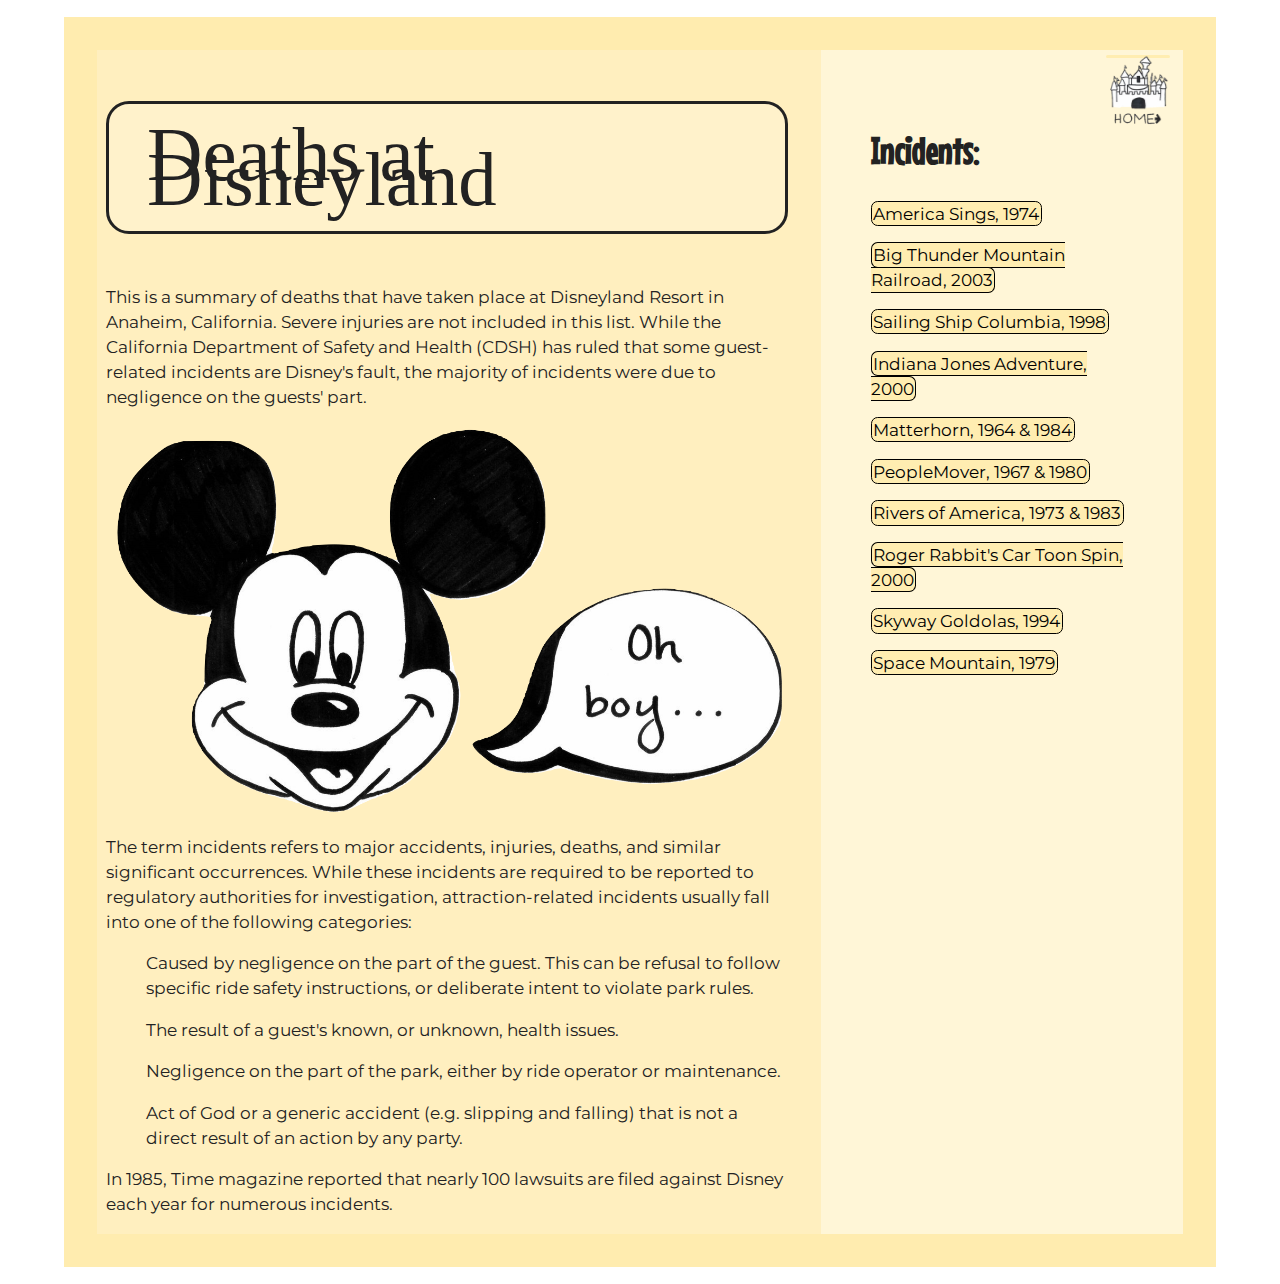
<file: index.html>
<!DOCTYPE html>
<html>
<head>

	<meta charset="utf-8">
	<meta http-equiv="X-UA-Compatible" content="IE=edge">
	<meta name="viewport" content="width=device-width, initial-scale=1">
	<title>Deaths of Disneyland</title>
	<meta name="description" content="">
	
	<!-- Enable responsive layouts; tell browsers not to shrink pages to fit small screens -->
	<meta name="viewport" content="width=device-width, initial-scale=1">

	<!-- Load styles -->
	<!-- For production, combine all of the stylesheets -->
	<link rel="stylesheet" href="css/sitewide.css">
	
	<!-- pull in webfonts -->
	<link href="https://fonts.googleapis.com/css?family=Source+Sans+Pro" rel="stylesheet">
	<link rel="stylesheet" media="screen" href="https://fontlibrary.org/face/waltograph" type="text/css"/>
	<link href="https://fonts.googleapis.com/css?family=Kavivanar" rel="stylesheet">
	<link href="https://fonts.googleapis.com/css?family=Montserrat" rel="stylesheet">
	<link href="https://fonts.googleapis.com/css?family=Mouse+Memoirs" rel="stylesheet">

</head>
<body>

	<!-- Page content goes inside the container -->
	<!-- In general, you should have only one container per page. -->
	<div class="container">

		<a class="home" href="index.html">
			<img class="home" src="img/home.png" alt="Go to Homepage" width=20%>
			</a>	


		<div class="main">

			<h1>Deaths at Disneyland</h1>

				<p>This is a summary of deaths that have taken place at Disneyland Resort in Anaheim, California. Severe injuries are not included in this list. While the California Department of Safety and Health (CDSH) has ruled that some guest-related incidents are Disney's fault, the majority of incidents were due to negligence on the guests' part.</p>

				<img class="doodle" src="img/ohboy.png" alt="Mickey Mouse Doodle" width="100%">

				<p>The term incidents refers to major accidents, injuries, deaths, and similar significant occurrences. While these incidents are required to be reported to regulatory authorities for investigation, attraction-related incidents usually fall into one of the following categories:</p>

					<ul>Caused by negligence on the part of the guest. This can be refusal to follow specific ride safety instructions, or deliberate intent to violate park rules.</ul>

					<ul>The result of a guest's known, or unknown, health issues.</ul>

					<ul>Negligence on the part of the park, either by ride operator or maintenance.</ul>

					<ul>Act of God or a generic accident (e.g. slipping and falling) that is not a direct result of an action by any party.</ul>


				<p>In 1985, Time magazine reported that nearly 100 lawsuits are filed against Disney each year for numerous incidents.</p>

		</div>

		<aside class="sidebar">

			

			<h3>Incidents:</h3>


			<p><a href="america_sings.html">America Sings, 1974</a></p>

			<p><a href="big_thunder.html">Big Thunder Mountain Railroad, 2003</a></p>

			<p><a href="columbia.html">Sailing Ship Columbia, 1998</a></p>

			<p><a href="indiana_jones.html">Indiana Jones Adventure, 2000</a></p>

			<p><a href="matterhorn.html">Matterhorn, 1964 & 1984</a></p>

			<p><a href="peoplemover.html">PeopleMover, 1967 & 1980</a></p>

			<p><a href="rivers_of_america.html">Rivers of America, 1973 & 1983</a></p>

			<p><a href="roger_rabbit.html">Roger Rabbit's Car Toon Spin, 2000</a></p>

			<p><a href="skyway.html">Skyway Goldolas, 1994</a></p>

			<p><a href="space_mountain.html">Space Mountain, 1979</a></p>

		</aside></div></body>





	</div><!-- end container -->
	
</body>
</html>
</file>
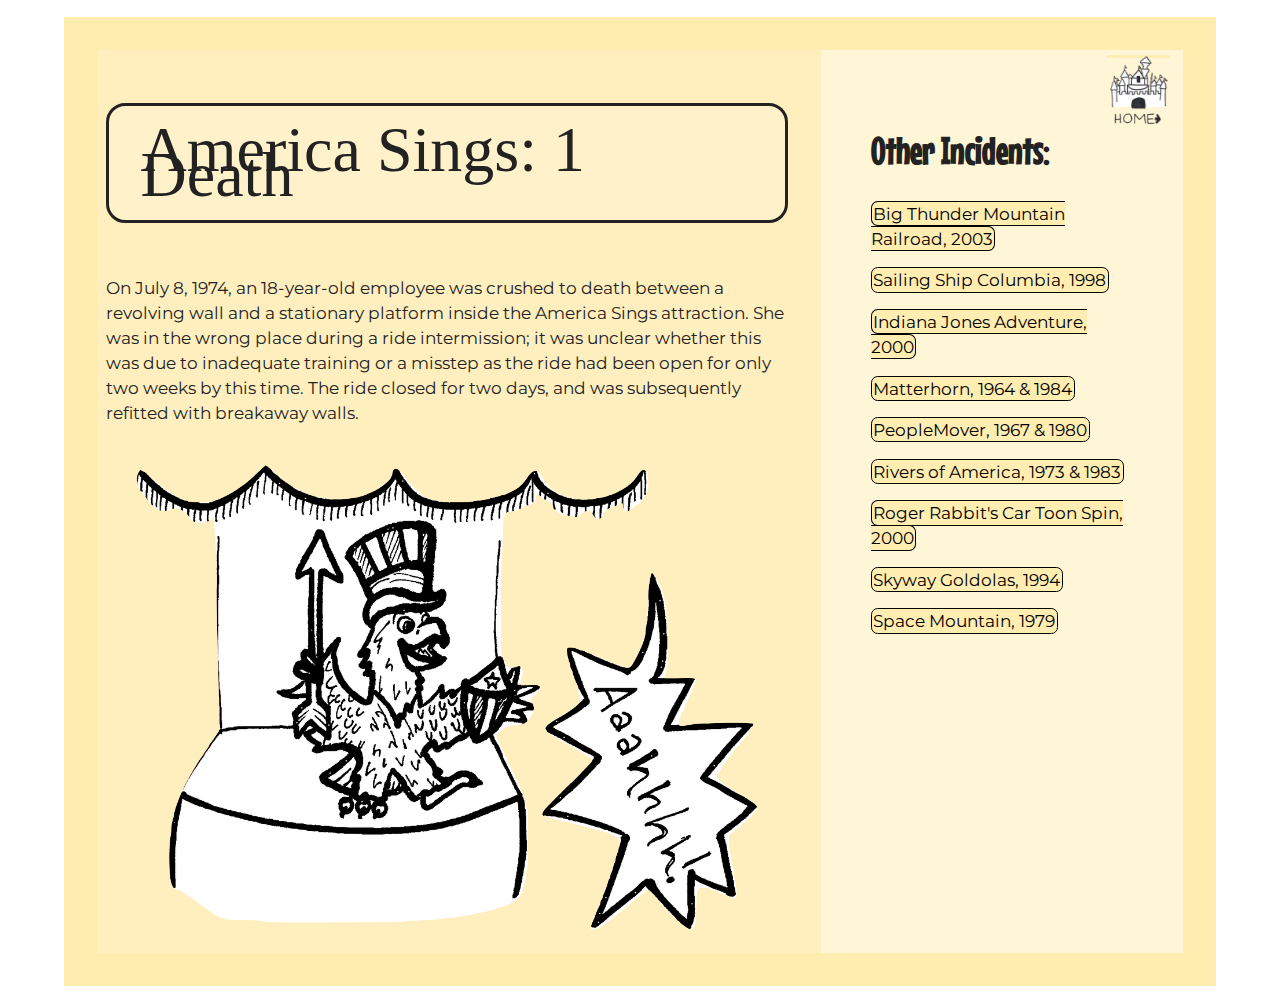
<file: america_sings.html>
<!DOCTYPE html>
<html>
<head>

	<meta charset="utf-8">
	<meta http-equiv="X-UA-Compatible" content="IE=edge">
	<meta name="viewport" content="width=device-width, initial-scale=1">
	<title>America Sings Deaths</title>
	<meta name="description" content="">
	
	<!-- Enable responsive layouts; tell browsers not to shrink pages to fit small screens -->
	<meta name="viewport" content="width=device-width, initial-scale=1">

	<!-- Load styles -->
	<!-- For production, combine all of the stylesheets -->
	<link rel="stylesheet" href="css/sitewide.css">
	
	<!-- pull in webfonts -->
	<link href="https://fonts.googleapis.com/css?family=Source+Sans+Pro" rel="stylesheet">
	<link rel="stylesheet" media="screen" href="https://fontlibrary.org/face/waltograph" type="text/css"/>
	<link href="https://fonts.googleapis.com/css?family=Kavivanar" rel="stylesheet">
	<link href="https://fonts.googleapis.com/css?family=Montserrat" rel="stylesheet">
	<link href="https://fonts.googleapis.com/css?family=Mouse+Memoirs" rel="stylesheet">
</head>
<body>

	<!-- Page content goes inside the container -->
	<!-- In general, you should have only one container per page. -->
	<div class="container">

		<a class="home" href="index.html">
			<img class="home" src="img/home.png" alt="Go to Homepage" width=20%>
			</a>	 

		<div class="main">
		<h2>America Sings: 1 Death</h2>

			
			<p>On July 8, 1974, an 18-year-old employee was crushed to death between a revolving wall and a stationary platform inside the America Sings attraction. She was in the wrong place during a ride intermission; it was unclear whether this was due to inadequate training or a misstep as the ride had been open for only two weeks by this time. The ride closed for two days, and was subsequently refitted with breakaway walls.</p>
			<img class="doodle" src="img/americasings.png" alt="America Sings Doodle" width="100%">
			</div>

		<aside class="sidebar">

			<h3>Other Incidents:</h3>


			<p><a href="big_thunder.html">Big Thunder Mountain Railroad, 2003</a></p>

			<p><a href="columbia.html">Sailing Ship Columbia, 1998</a></p>

			<p><a href="indiana_jones.html">Indiana Jones Adventure, 2000</a></p>

			<p><a href="matterhorn.html">Matterhorn, 1964 & 1984</a></p>

			<p><a href="peoplemover.html">PeopleMover, 1967 & 1980</a></p>

			<p><a href="rivers_of_america.html">Rivers of America, 1973 & 1983</a></p>

			<p><a href="roger_rabbit.html">Roger Rabbit's Car Toon Spin, 2000</a></p>

			<p><a href="skyway.html">Skyway Goldolas, 1994</a></p>

			<p><a href="space_mountain.html">Space Mountain, 1979</a></p>


	</div><!-- end container -->
	
</body>
</html>
</file>
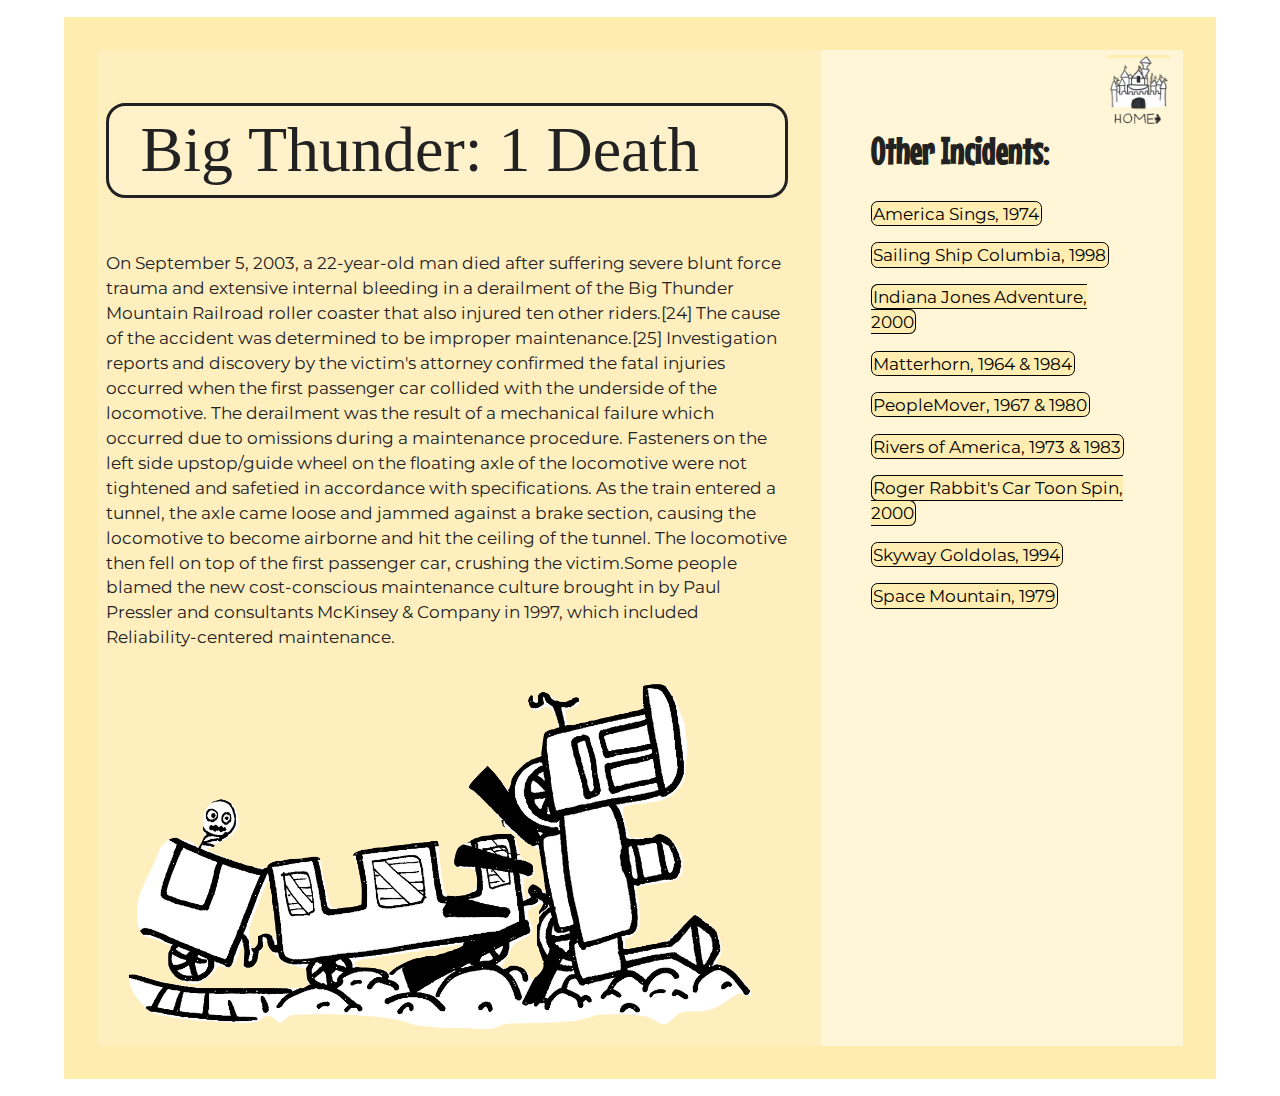
<file: big_thunder.html>
<!DOCTYPE html>
<html>
<head>

	<meta charset="utf-8">
	<meta http-equiv="X-UA-Compatible" content="IE=edge">
	<meta name="viewport" content="width=device-width, initial-scale=1">
	<title>Big Thunder Deaths</title>
	<meta name="description" content="">
	
	<!-- Enable responsive layouts; tell browsers not to shrink pages to fit small screens -->
	<meta name="viewport" content="width=device-width, initial-scale=1">

	<!-- Load styles -->
	<!-- For production, combine all of the stylesheets -->
	<link rel="stylesheet" href="css/sitewide.css">
	
	<!-- pull in webfonts -->
	<link href="https://fonts.googleapis.com/css?family=Source+Sans+Pro" rel="stylesheet">
	<link rel="stylesheet" media="screen" href="https://fontlibrary.org/face/waltograph" type="text/css"/>
	<link href="https://fonts.googleapis.com/css?family=Kavivanar" rel="stylesheet">
	<link href="https://fonts.googleapis.com/css?family=Montserrat" rel="stylesheet">
	<link href="https://fonts.googleapis.com/css?family=Mouse+Memoirs" rel="stylesheet">
</head>
<body>

	<!-- Page content goes inside the container -->
	<!-- In general, you should have only one container per page. -->
	<div class="container">

		<a class="home" href="index.html">
			<img class="home" src="img/home.png" alt="Go to Homepage" width=20%>
			</a>	

		<div class="main">
		<h2>Big Thunder: 1 Death</h2>

			
			<p>On September 5, 2003, a 22-year-old man died after suffering severe blunt force trauma and extensive internal bleeding in a derailment of the Big Thunder Mountain Railroad roller coaster that also injured ten other riders.[24] The cause of the accident was determined to be improper maintenance.[25] Investigation reports and discovery by the victim's attorney confirmed the fatal injuries occurred when the first passenger car collided with the underside of the locomotive. The derailment was the result of a mechanical failure which occurred due to omissions during a maintenance procedure. Fasteners on the left side upstop/guide wheel on the floating axle of the locomotive were not tightened and safetied in accordance with specifications. As the train entered a tunnel, the axle came loose and jammed against a brake section, causing the locomotive to become airborne and hit the ceiling of the tunnel. The locomotive then fell on top of the first passenger car, crushing the victim.Some people blamed the new cost-conscious maintenance culture brought in by Paul Pressler and consultants McKinsey & Company in 1997, which included Reliability-centered maintenance.</p>

			<img class="doodle" src="img/train.png" alt="Train Doodle" width="100%">
			</div>

		<aside class="sidebar">

			<h3>Other Incidents:</h3>

			<p><a href="america_sings.html">America Sings, 1974</a></p>


			<p><a href="columbia.html">Sailing Ship Columbia, 1998</a></p>

			<p><a href="indiana_jones.html">Indiana Jones Adventure, 2000</a></p>

			<p><a href="matterhorn.html">Matterhorn, 1964 & 1984</a></p>

			<p><a href="peoplemover.html">PeopleMover, 1967 & 1980</a></p>

			<p><a href="rivers_of_america.html">Rivers of America, 1973 & 1983</a></p>

			<p><a href="roger_rabbit.html">Roger Rabbit's Car Toon Spin, 2000</a></p>

			<p><a href="skyway.html">Skyway Goldolas, 1994</a></p>

			<p><a href="space_mountain.html">Space Mountain, 1979</a></p>


	</div><!-- end container -->
	
</body>
</html>
</file>
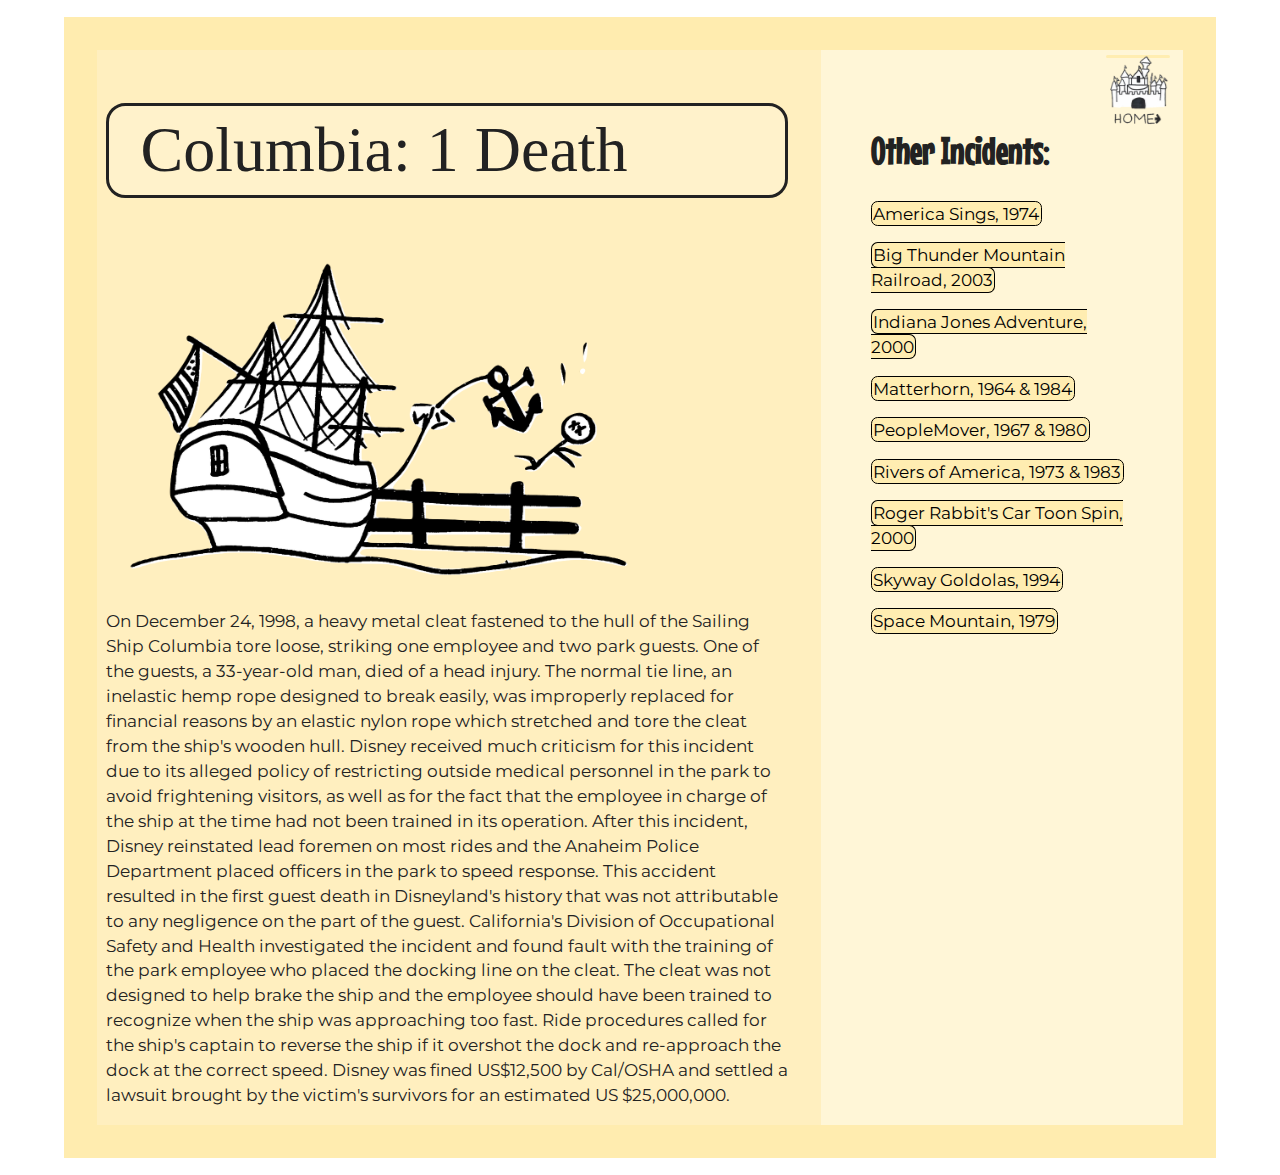
<file: columbia.html>
<!DOCTYPE html>
<html>
<head>

	<meta charset="utf-8">
	<meta http-equiv="X-UA-Compatible" content="IE=edge">
	<meta name="viewport" content="width=device-width, initial-scale=1">
	<title>Columbia Ship Deaths</title>
	<meta name="description" content="">
	
	<!-- Enable responsive layouts; tell browsers not to shrink pages to fit small screens -->
	<meta name="viewport" content="width=device-width, initial-scale=1">

	<!-- Load styles -->
	<!-- For production, combine all of the stylesheets -->
	<link rel="stylesheet" href="css/sitewide.css">
	
	<!-- pull in webfonts -->
	<link href="https://fonts.googleapis.com/css?family=Source+Sans+Pro" rel="stylesheet">
	<link rel="stylesheet" media="screen" href="https://fontlibrary.org/face/waltograph" type="text/css"/>
	<link href="https://fonts.googleapis.com/css?family=Kavivanar" rel="stylesheet">
	<link href="https://fonts.googleapis.com/css?family=Montserrat" rel="stylesheet">
	<link href="https://fonts.googleapis.com/css?family=Mouse+Memoirs" rel="stylesheet">
</head>
<body>

	<!-- Page content goes inside the container -->
	<!-- In general, you should have only one container per page. -->
	<div class="container">

		<a class="home" href="index.html">
			<img class="home" src="img/home.png" alt="Go to Homepage" width=20%>
			</a>	
		
		<div class="main">
		<h2>Columbia: 1 Death</h2>

			<img class="doodle" src="img/ship.png" alt="Ship Doodle" width="80%">
			
			<p>On December 24, 1998, a heavy metal cleat fastened to the hull of the Sailing Ship Columbia tore loose, striking one employee and two park guests. One of the guests, a 33-year-old man, died of a head injury. The normal tie line, an inelastic hemp rope designed to break easily, was improperly replaced for financial reasons by an elastic nylon rope which stretched and tore the cleat from the ship's wooden hull. Disney received much criticism for this incident due to its alleged policy of restricting outside medical personnel in the park to avoid frightening visitors, as well as for the fact that the employee in charge of the ship at the time had not been trained in its operation. After this incident, Disney reinstated lead foremen on most rides and the Anaheim Police Department placed officers in the park to speed response. This accident resulted in the first guest death in Disneyland's history that was not attributable to any negligence on the part of the guest. California's Division of Occupational Safety and Health investigated the incident and found fault with the training of the park employee who placed the docking line on the cleat. The cleat was not designed to help brake the ship and the employee should have been trained to recognize when the ship was approaching too fast. Ride procedures called for the ship's captain to reverse the ship if it overshot the dock and re-approach the dock at the correct speed. Disney was fined US$12,500 by Cal/OSHA and settled a lawsuit brought by the victim's survivors for an estimated US $25,000,000.</p>

			

			</div>

		<aside class="sidebar">

			<h3>Other Incidents:</h3>

			<p><a href="america_sings.html">America Sings, 1974</a></p>
			
			<p><a href="big_thunder.html">Big Thunder Mountain Railroad, 2003</a></p>

			<p><a href="indiana_jones.html">Indiana Jones Adventure, 2000</a></p>

			<p><a href="matterhorn.html">Matterhorn, 1964 & 1984</a></p>

			<p><a href="peoplemover.html">PeopleMover, 1967 & 1980</a></p>

			<p><a href="rivers_of_america.html">Rivers of America, 1973 & 1983</a></p>

			<p><a href="roger_rabbit.html">Roger Rabbit's Car Toon Spin, 2000</a></p>

			<p><a href="skyway.html">Skyway Goldolas, 1994</a></p>

			<p><a href="space_mountain.html">Space Mountain, 1979</a></p>


	</div><!-- end container -->
	
</body>
</html>
</file>
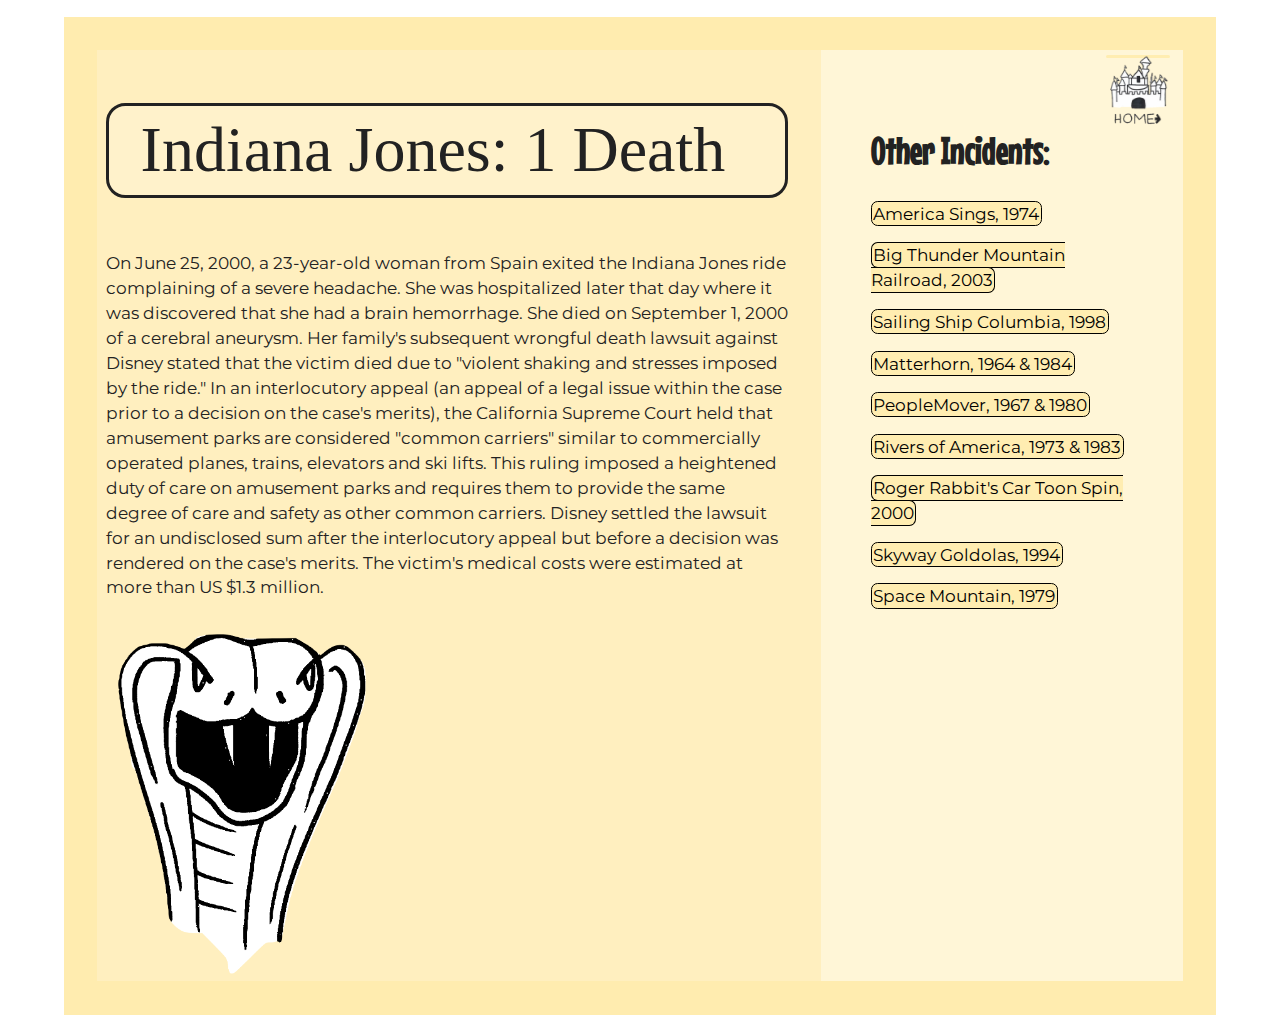
<file: indiana_jones.html>
<!DOCTYPE html>
<html>
<head>

	<meta charset="utf-8">
	<meta http-equiv="X-UA-Compatible" content="IE=edge">
	<meta name="viewport" content="width=device-width, initial-scale=1">
	<title>Indiana Jones Deaths</title>
	<meta name="description" content="">
	
	<!-- Enable responsive layouts; tell browsers not to shrink pages to fit small screens -->
	<meta name="viewport" content="width=device-width, initial-scale=1">

	<!-- Load styles -->
	<!-- For production, combine all of the stylesheets -->
	<link rel="stylesheet" href="css/sitewide.css">
	
	<!-- pull in webfonts -->
	<link href="https://fonts.googleapis.com/css?family=Source+Sans+Pro" rel="stylesheet">
	<link rel="stylesheet" media="screen" href="https://fontlibrary.org/face/waltograph" type="text/css"/>
	<link href="https://fonts.googleapis.com/css?family=Kavivanar" rel="stylesheet">
	<link href="https://fonts.googleapis.com/css?family=Montserrat" rel="stylesheet">
	<link href="https://fonts.googleapis.com/css?family=Mouse+Memoirs" rel="stylesheet">
</head>
<body>

	<!-- Page content goes inside the container -->
	<!-- In general, you should have only one container per page. -->
	<div class="container">

		<a class="home" href="index.html">
			<img class="home" src="img/home.png" alt="Go to Homepage" width=20%>
			</a>	

		<div class="main">
		<h2>Indiana Jones: 1 Death</h2>

			
			<p>On June 25, 2000, a 23-year-old woman from Spain exited the Indiana Jones ride complaining of a severe headache. She was hospitalized later that day where it was discovered that she had a brain hemorrhage. She died on September 1, 2000 of a cerebral aneurysm. Her family's subsequent wrongful death lawsuit against Disney stated that the victim died due to "violent shaking and stresses imposed by the ride." In an interlocutory appeal (an appeal of a legal issue within the case prior to a decision on the case's merits), the California Supreme Court held that amusement parks are considered "common carriers" similar to commercially operated planes, trains, elevators and ski lifts. This ruling imposed a heightened duty of care on amusement parks and requires them to provide the same degree of care and safety as other common carriers. Disney settled the lawsuit for an undisclosed sum after the interlocutory appeal but before a decision was rendered on the case's merits. The victim's medical costs were estimated at more than US $1.3 million.</p>

			<img class="doodle" src="img/cobra.png" alt="Snake Doodle" width="40%">
			</div>

		<aside class="sidebar">

			<h3>Other Incidents:</h3>

			<p><a href="america_sings.html">America Sings, 1974</a></p>
			
			<p><a href="big_thunder.html">Big Thunder Mountain Railroad, 2003</a></p>

			<p><a href="columbia.html">Sailing Ship Columbia, 1998</a></p>

			<p><a href="matterhorn.html">Matterhorn, 1964 & 1984</a></p>

			<p><a href="peoplemover.html">PeopleMover, 1967 & 1980</a></p>

			<p><a href="rivers_of_america.html">Rivers of America, 1973 & 1983</a></p>

			<p><a href="roger_rabbit.html">Roger Rabbit's Car Toon Spin, 2000</a></p>

			<p><a href="skyway.html">Skyway Goldolas, 1994</a></p>

			<p><a href="space_mountain.html">Space Mountain, 1979</a></p>


	</div><!-- end container -->
	
</body>
</html>
</file>
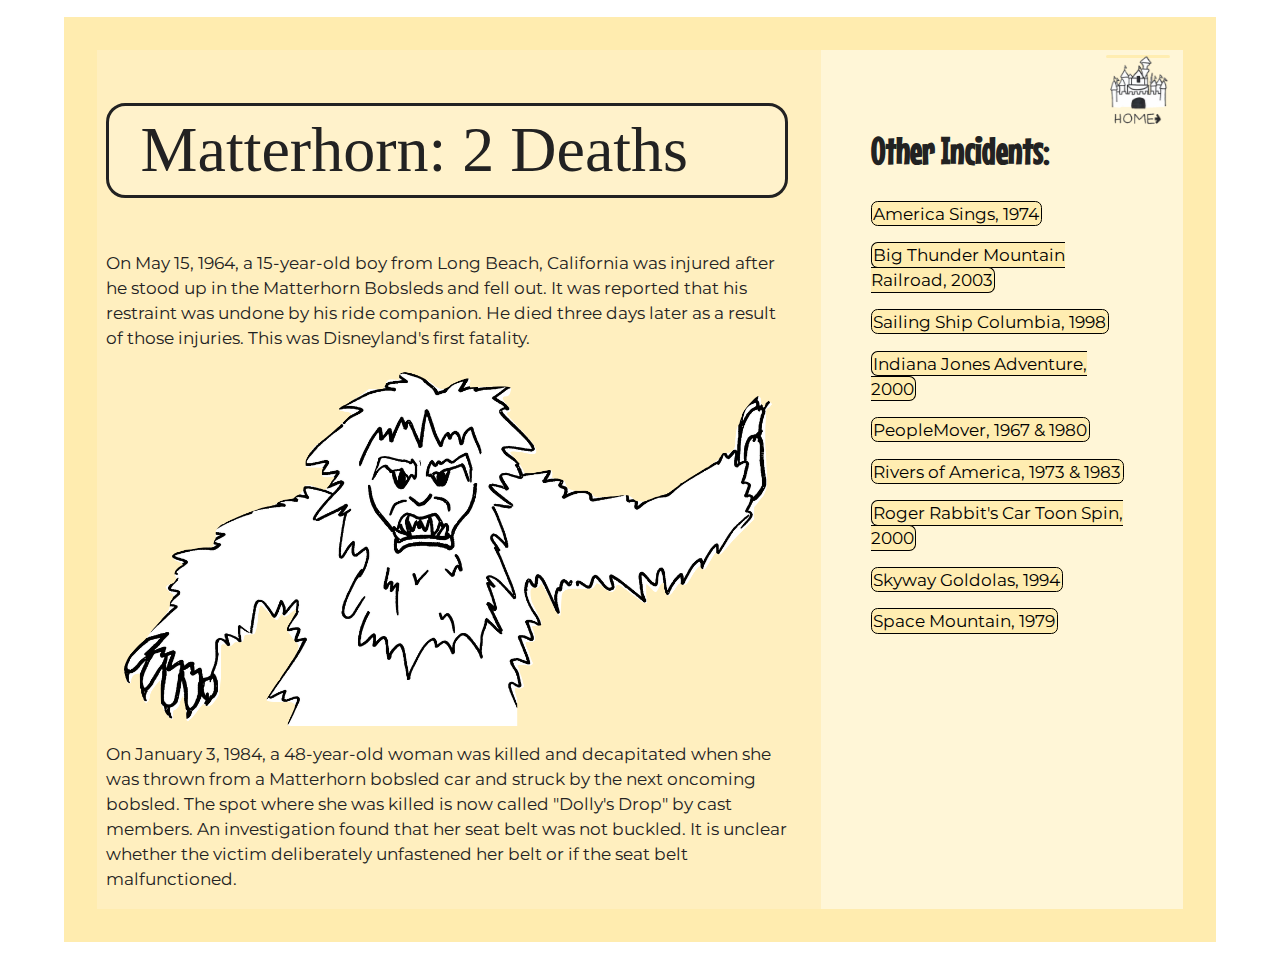
<file: matterhorn.html>
<!DOCTYPE html>
<html>
<head>

	<meta charset="utf-8">
	<meta http-equiv="X-UA-Compatible" content="IE=edge">
	<meta name="viewport" content="width=device-width, initial-scale=1">
	<title>Matterhorn Deaths</title>
	<meta name="description" content="">
	
	<!-- Enable responsive layouts; tell browsers not to shrink pages to fit small screens -->
	<meta name="viewport" content="width=device-width, initial-scale=1">

	<!-- Load styles -->
	<!-- For production, combine all of the stylesheets -->
	<link rel="stylesheet" href="css/sitewide.css">
	
	<!-- pull in webfonts -->
	<link href="https://fonts.googleapis.com/css?family=Source+Sans+Pro" rel="stylesheet">
	<link rel="stylesheet" media="screen" href="https://fontlibrary.org/face/waltograph" type="text/css"/>
	<link href="https://fonts.googleapis.com/css?family=Kavivanar" rel="stylesheet">
	<link href="https://fonts.googleapis.com/css?family=Montserrat" rel="stylesheet">
	<link href="https://fonts.googleapis.com/css?family=Mouse+Memoirs" rel="stylesheet">
</head>
<body>

	<!-- Page content goes inside the container -->
	<!-- In general, you should have only one container per page. -->
	<div class="container">

		<a class="home" href="index.html">
			<img class="home" src="img/home.png" alt="Go to Homepage" width=20%>
			</a>	

		<div class="main">
		<h2>Matterhorn: 2 Deaths</h2>

			
			<p>On May 15, 1964, a 15-year-old boy from Long Beach, California was injured after he stood up in the Matterhorn Bobsleds and fell out. It was reported that his restraint was undone by his ride companion. He died three days later as a result of those injuries. This was Disneyland's first fatality.</p>
			<img class="doodle" src="img/yeti.png" alt="Yeti Doodle" width="110%">
			<p>On January 3, 1984, a 48-year-old woman was killed and decapitated when she was thrown from a Matterhorn bobsled car and struck by the next oncoming bobsled. The spot where she was killed is now called "Dolly's Drop" by cast members. An investigation found that her seat belt was not buckled. It is unclear whether the victim deliberately unfastened her belt or if the seat belt malfunctioned.</p>
			</div>

		<aside class="sidebar">

			<h3>Other Incidents:</h3>

			<p><a href="america_sings.html">America Sings, 1974</a></p>
			
			<p><a href="big_thunder.html">Big Thunder Mountain Railroad, 2003</a></p>

			<p><a href="columbia.html">Sailing Ship Columbia, 1998</a></p>

			<p><a href="indiana_jones.html">Indiana Jones Adventure, 2000</a></p>

			<p><a href="peoplemover.html">PeopleMover, 1967 & 1980</a></p>

			<p><a href="rivers_of_america.html">Rivers of America, 1973 & 1983</a></p>

			<p><a href="roger_rabbit.html">Roger Rabbit's Car Toon Spin, 2000</a></p>

			<p><a href="skyway.html">Skyway Goldolas, 1994</a></p>

			<p><a href="space_mountain.html">Space Mountain, 1979</a></p>


	</div><!-- end container -->
	
</body>
</html>
</file>
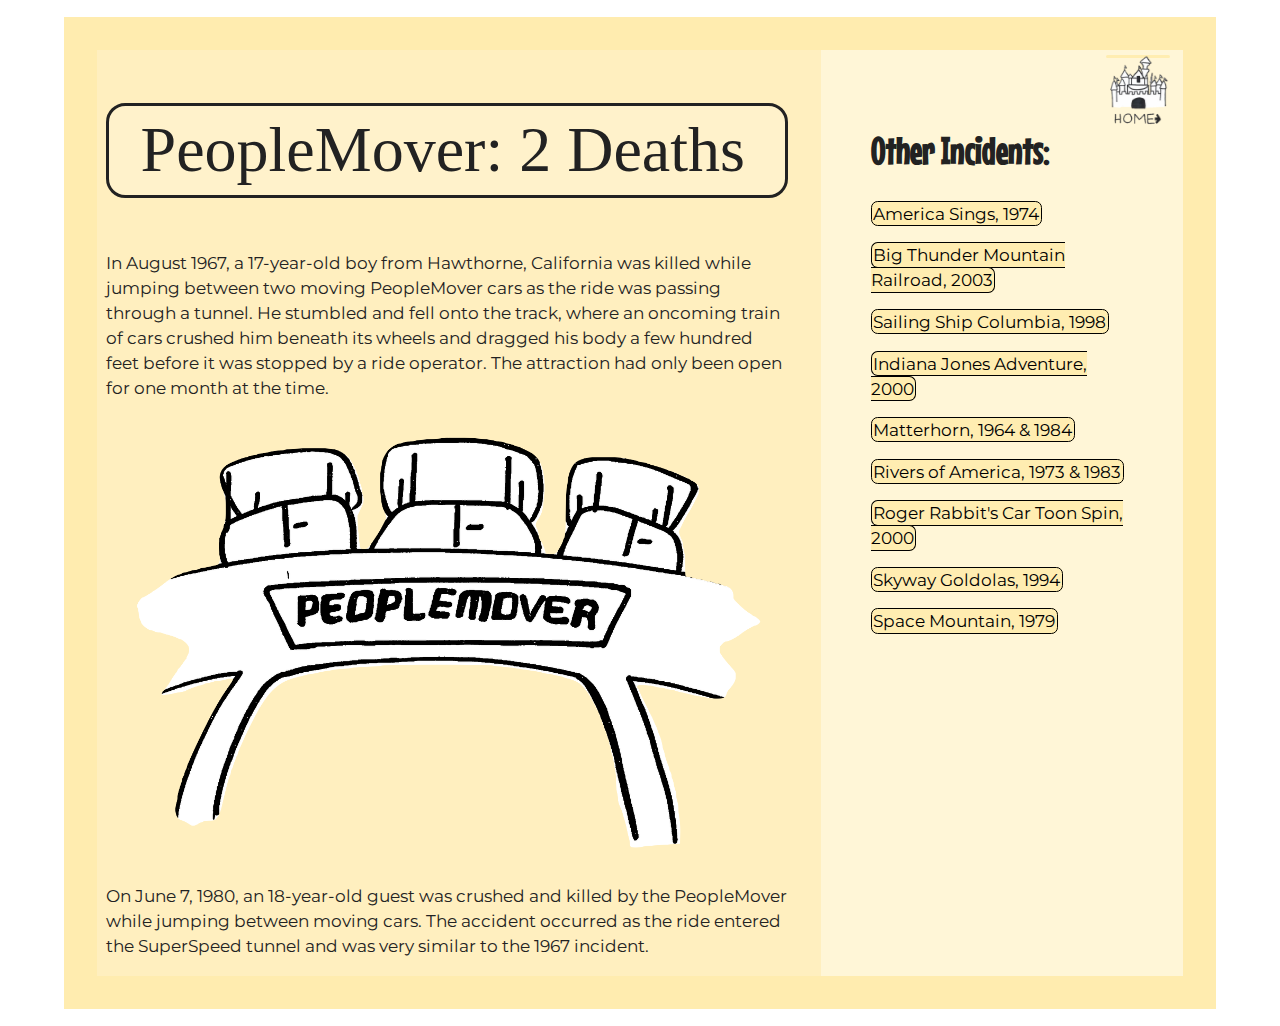
<file: peoplemover.html>
<!DOCTYPE html>
<html>
<head>

	<meta charset="utf-8">
	<meta http-equiv="X-UA-Compatible" content="IE=edge">
	<meta name="viewport" content="width=device-width, initial-scale=1">
	<title>PeopleMover Deaths</title>
	<meta name="description" content="">
	
	<!-- Enable responsive layouts; tell browsers not to shrink pages to fit small screens -->
	<meta name="viewport" content="width=device-width, initial-scale=1">

	<!-- Load styles -->
	<!-- For production, combine all of the stylesheets -->
	<link rel="stylesheet" href="css/sitewide.css">
	
	<!-- pull in webfonts -->
	<link href="https://fonts.googleapis.com/css?family=Source+Sans+Pro" rel="stylesheet">
	<link rel="stylesheet" media="screen" href="https://fontlibrary.org/face/waltograph" type="text/css"/>
	<link href="https://fonts.googleapis.com/css?family=Kavivanar" rel="stylesheet">
	<link href="https://fonts.googleapis.com/css?family=Montserrat" rel="stylesheet">
	<link href="https://fonts.googleapis.com/css?family=Mouse+Memoirs" rel="stylesheet">
</head>
<body>

	<!-- Page content goes inside the container -->
	<!-- In general, you should have only one container per page. -->
	<div class="container">

		<a class="home" href="index.html">
			<img class="home" src="img/home.png" alt="Go to Homepage" width=20%>
			</a>	
			
		<div class="main">
		<h2>PeopleMover: 2 Deaths</h2>

			
			<p>In August 1967, a 17-year-old boy from Hawthorne, California was killed while jumping between two moving PeopleMover cars as the ride was passing through a tunnel. He stumbled and fell onto the track, where an oncoming train of cars crushed him beneath its wheels and dragged his body a few hundred feet before it was stopped by a ride operator. The attraction had only been open for one month at the time.</p>
			<img class="doodle" src="img/peoplemover.png" alt="PeopleMover Doodle">
			<p>On June 7, 1980, an 18-year-old guest was crushed and killed by the PeopleMover while jumping between moving cars. The accident occurred as the ride entered the SuperSpeed tunnel and was very similar to the 1967 incident.</p>

			

			</div>

		<aside class="sidebar">

			<h3>Other Incidents:</h3>

			<p><a href="america_sings.html">America Sings, 1974</a></p>
			
			<p><a href="big_thunder.html">Big Thunder Mountain Railroad, 2003</a></p>

			<p><a href="columbia.html">Sailing Ship Columbia, 1998</a></p>

			<p><a href="indiana_jones.html">Indiana Jones Adventure, 2000</a></p>

			<p><a href="matterhorn.html">Matterhorn, 1964 & 1984</a></p>

			<p><a href="rivers_of_america.html">Rivers of America, 1973 & 1983</a></p>

			<p><a href="roger_rabbit.html">Roger Rabbit's Car Toon Spin, 2000</a></p>

			<p><a href="skyway.html">Skyway Goldolas, 1994</a></p>

			<p><a href="space_mountain.html">Space Mountain, 1979</a></p>


	</div><!-- end container -->
	
</body>
</html>
</file>
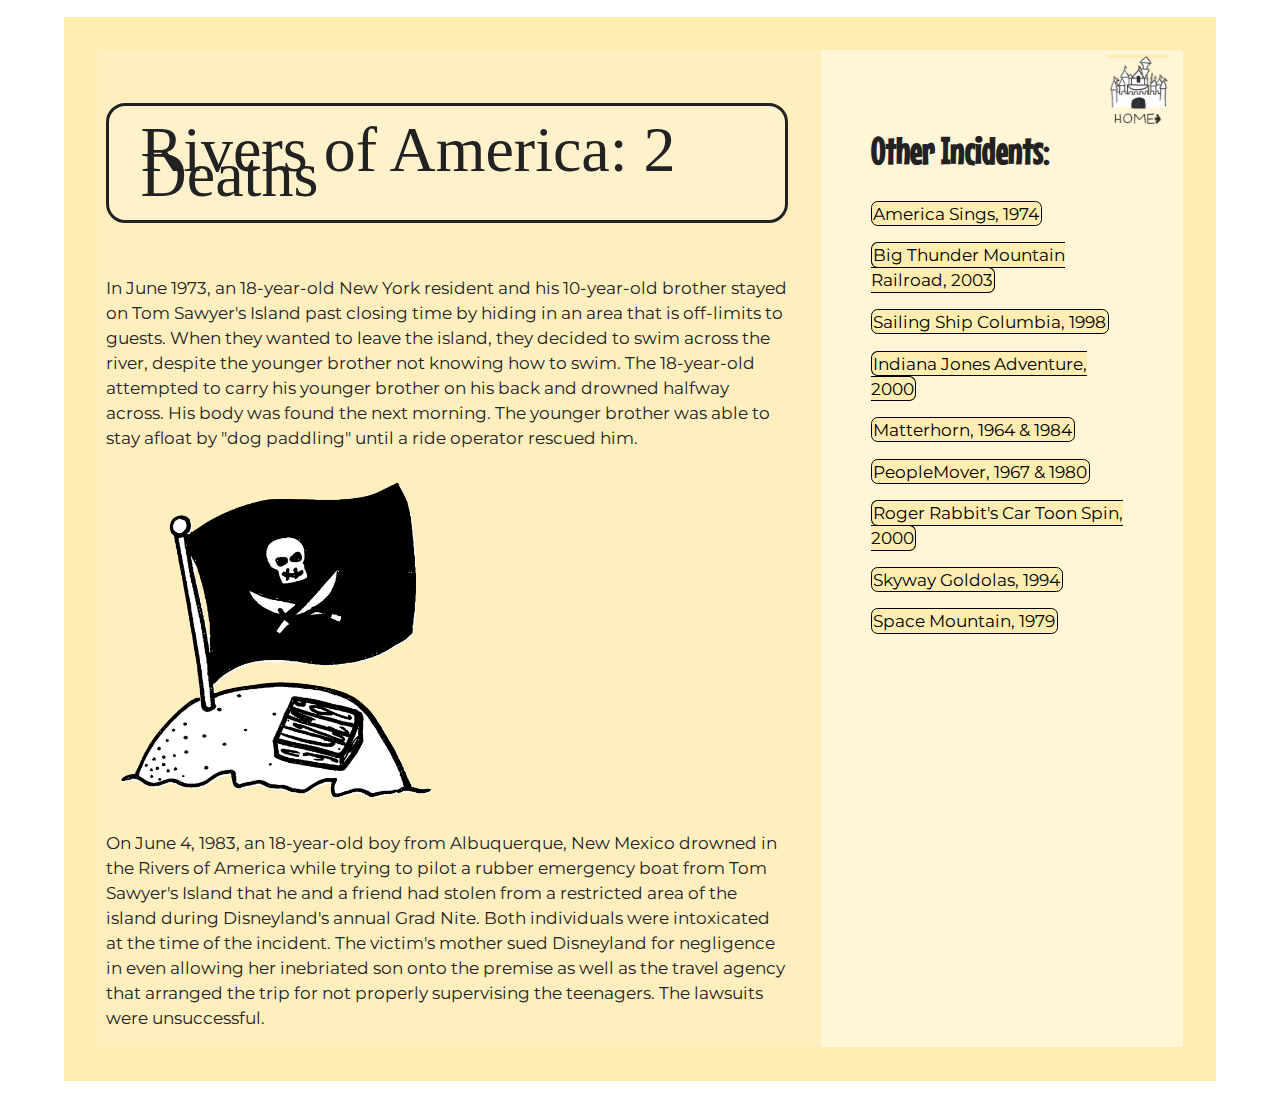
<file: rivers_of_america.html>
<!DOCTYPE html>
<html>
<head>

	<meta charset="utf-8">
	<meta http-equiv="X-UA-Compatible" content="IE=edge">
	<meta name="viewport" content="width=device-width, initial-scale=1">
	<title>Rivers of America Deaths</title>
	<meta name="description" content="">
	
	<!-- Enable responsive layouts; tell browsers not to shrink pages to fit small screens -->
	<meta name="viewport" content="width=device-width, initial-scale=1">

	<!-- Load styles -->
	<!-- For production, combine all of the stylesheets -->
	<link rel="stylesheet" href="css/sitewide.css">
	
	<!-- pull in webfonts -->
	<link href="https://fonts.googleapis.com/css?family=Source+Sans+Pro" rel="stylesheet">
	<link rel="stylesheet" media="screen" href="https://fontlibrary.org/face/waltograph" type="text/css"/>
	<link href="https://fonts.googleapis.com/css?family=Kavivanar" rel="stylesheet">
	<link href="https://fonts.googleapis.com/css?family=Montserrat" rel="stylesheet">
	<link href="https://fonts.googleapis.com/css?family=Mouse+Memoirs" rel="stylesheet">
</head>
<body>

	<!-- Page content goes inside the container -->
	<!-- In general, you should have only one container per page. -->
	<div class="container">

		<a class="home" href="index.html">
			<img class="home" src="img/home.png" alt="Go to Homepage" width=20%>
			</a>	 

		<div class="main">
		<h2>Rivers of America: 2 Deaths</h2>

			
			<p>In June 1973, an 18-year-old New York resident and his 10-year-old brother stayed on Tom Sawyer's Island past closing time by hiding in an area that is off-limits to guests. When they wanted to leave the island, they decided to swim across the river, despite the younger brother not knowing how to swim. The 18-year-old attempted to carry his younger brother on his back and drowned halfway across. His body was found the next morning. The younger brother was able to stay afloat by "dog paddling" until a ride operator rescued him.</p>

			<img class="doodle" src="img/pirate.png" alt="Pirate Doodle" width="50%">

			<p>On June 4, 1983, an 18-year-old boy from Albuquerque, New Mexico drowned in the Rivers of America while trying to pilot a rubber emergency boat from Tom Sawyer's Island that he and a friend had stolen from a restricted area of the island during Disneyland's annual Grad Nite. Both individuals were intoxicated at the time of the incident. The victim's mother sued Disneyland for negligence in even allowing her inebriated son onto the premise as well as the travel agency that arranged the trip for not properly supervising the teenagers. The lawsuits were unsuccessful.</p>
			</div>

		<aside class="sidebar">

			<h3>Other Incidents:</h3>

			<p><a href="america_sings.html">America Sings, 1974</a></p>
			
			<p><a href="big_thunder.html">Big Thunder Mountain Railroad, 2003</a></p>

			<p><a href="columbia.html">Sailing Ship Columbia, 1998</a></p>

			<p><a href="indiana_jones.html">Indiana Jones Adventure, 2000</a></p>

			<p><a href="matterhorn.html">Matterhorn, 1964 & 1984</a></p>

			<p><a href="peoplemover.html">PeopleMover, 1967 & 1980</a></p>

			<p><a href="roger_rabbit.html">Roger Rabbit's Car Toon Spin, 2000</a></p>

			<p><a href="skyway.html">Skyway Goldolas, 1994</a></p>

			<p><a href="space_mountain.html">Space Mountain, 1979</a></p>


	</div><!-- end container -->
	
</body>
</html>
</file>
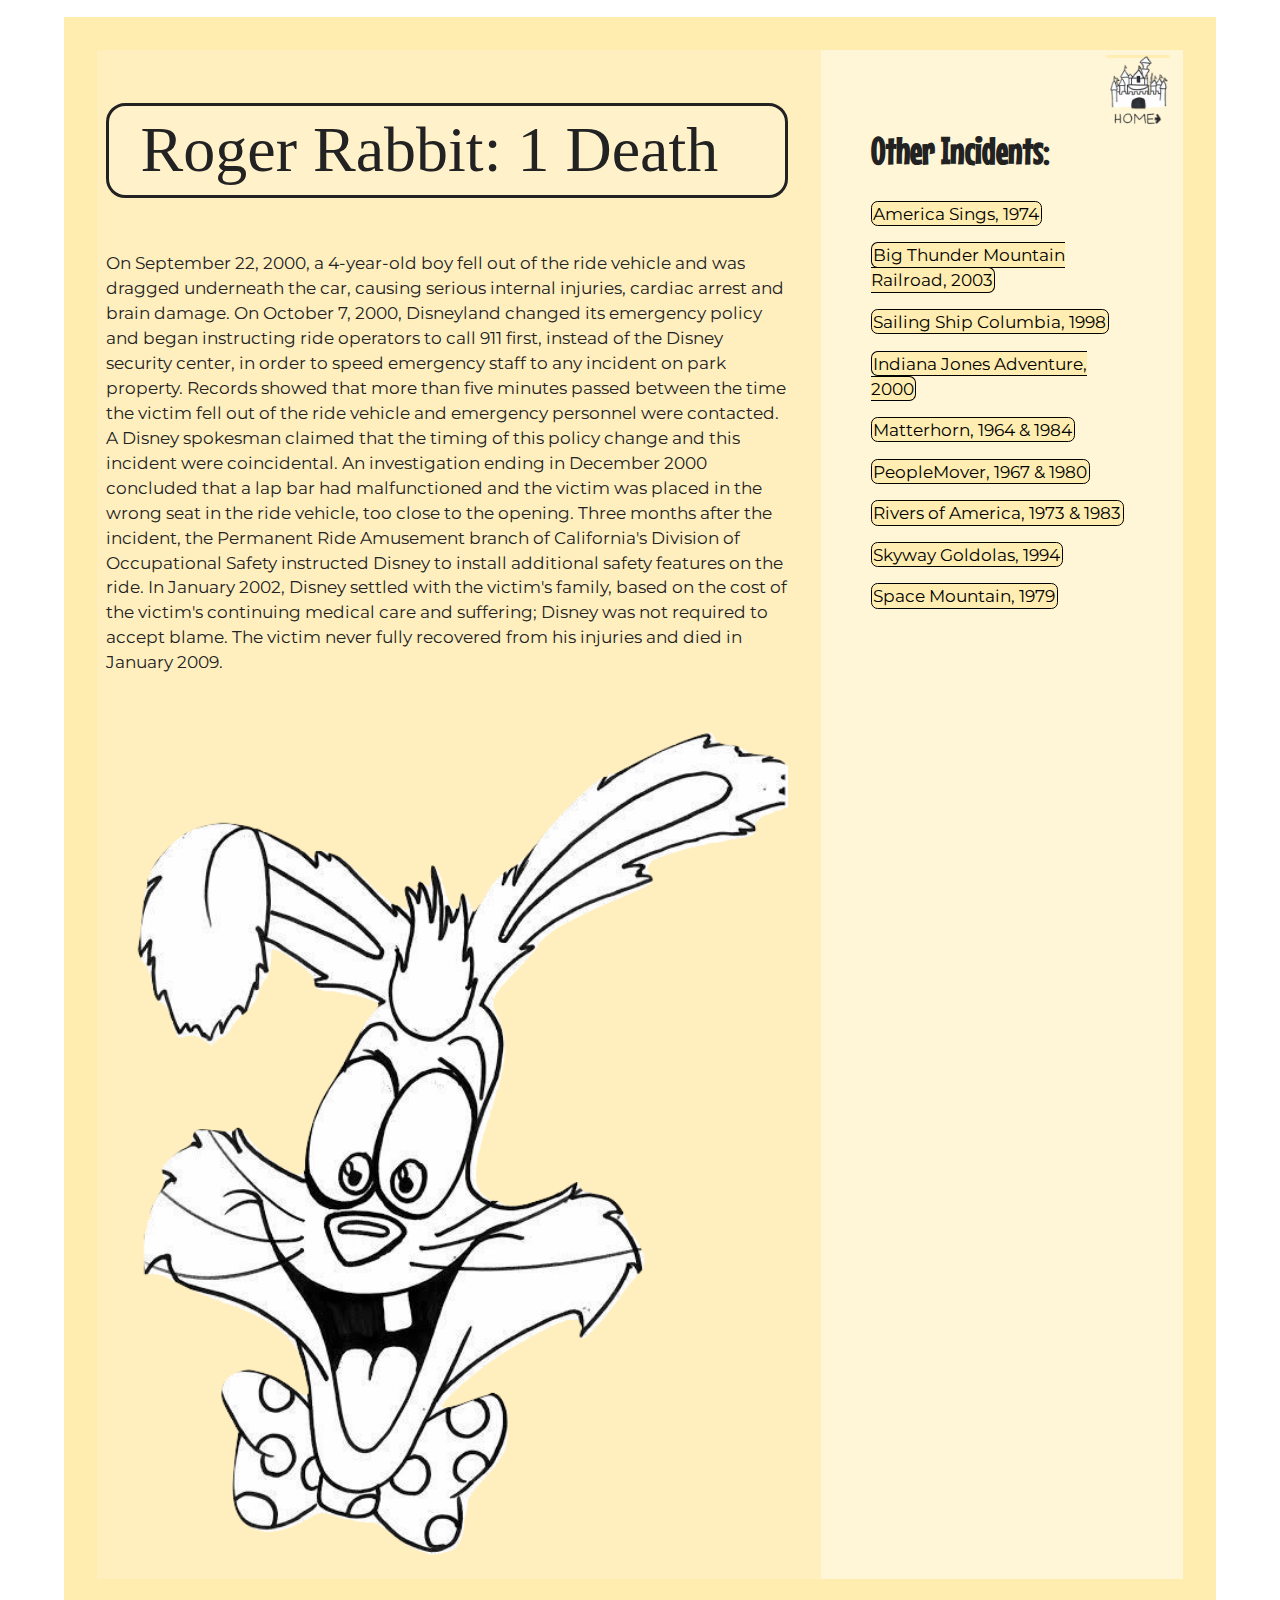
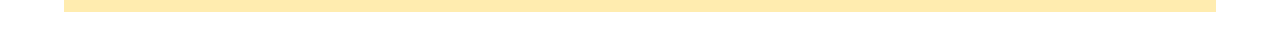
<file: roger_rabbit.html>
<!DOCTYPE html>
<html>
<head>

	<meta charset="utf-8">
	<meta http-equiv="X-UA-Compatible" content="IE=edge">
	<meta name="viewport" content="width=device-width, initial-scale=1">
	<title>Roger Rabbit Deaths</title>
	<meta name="description" content="">
	
	<!-- Enable responsive layouts; tell browsers not to shrink pages to fit small screens -->
	<meta name="viewport" content="width=device-width, initial-scale=1">

	<!-- Load styles -->
	<!-- For production, combine all of the stylesheets -->
	<link rel="stylesheet" href="css/sitewide.css">
	
	<!-- pull in webfonts -->
	<link href="https://fonts.googleapis.com/css?family=Source+Sans+Pro" rel="stylesheet">
	<link rel="stylesheet" media="screen" href="https://fontlibrary.org/face/waltograph" type="text/css"/>
	<link href="https://fonts.googleapis.com/css?family=Kavivanar" rel="stylesheet">
	<link href="https://fonts.googleapis.com/css?family=Montserrat" rel="stylesheet">
	<link href="https://fonts.googleapis.com/css?family=Mouse+Memoirs" rel="stylesheet">
</head>
<body>

	<!-- Page content goes inside the container -->
	<!-- In general, you should have only one container per page. -->
	<div class="container">

		<a class="home" href="index.html">
			<img class="home" src="img/home.png" alt="Go to Homepage" width=20%>
			</a>	
			
		<div class="main">
		<h2>Roger Rabbit: 1 Death</h2>

			
			<p>On September 22, 2000, a 4-year-old boy fell out of the ride vehicle and was dragged underneath the car, causing serious internal injuries, cardiac arrest and brain damage. On October 7, 2000, Disneyland changed its emergency policy and began instructing ride operators to call 911 first, instead of the Disney security center, in order to speed emergency staff to any incident on park property. Records showed that more than five minutes passed between the time the victim fell out of the ride vehicle and emergency personnel were contacted. A Disney spokesman claimed that the timing of this policy change and this incident were coincidental. An investigation ending in December 2000 concluded that a lap bar had malfunctioned and the victim was placed in the wrong seat in the ride vehicle, too close to the opening. Three months after the incident, the Permanent Ride Amusement branch of California's Division of Occupational Safety instructed Disney to install additional safety features on the ride. In January 2002, Disney settled with the victim's family, based on the cost of the victim's continuing medical care and suffering; Disney was not required to accept blame. The victim never fully recovered from his injuries and died in January 2009.</p>

			<img class="doodle" src="img/roger.png" alt="Roger Rabbit Doodle" width="100%">

			</div>

		<aside class="sidebar">

			<h3>Other Incidents:</h3>

			<p><a href="america_sings.html">America Sings, 1974</a></p>
			
			<p><a href="big_thunder.html">Big Thunder Mountain Railroad, 2003</a></p>

			<p><a href="columbia.html">Sailing Ship Columbia, 1998</a></p>

			<p><a href="indiana_jones.html">Indiana Jones Adventure, 2000</a></p>

			<p><a href="matterhorn.html">Matterhorn, 1964 & 1984</a></p>

			<p><a href="peoplemover.html">PeopleMover, 1967 & 1980</a></p>

			<p><a href="rivers_of_america.html">Rivers of America, 1973 & 1983</a></p>


			<p><a href="skyway.html">Skyway Goldolas, 1994</a></p>

			<p><a href="space_mountain.html">Space Mountain, 1979</a></p>


	</div><!-- end container -->
	
</body>
</html>
</file>
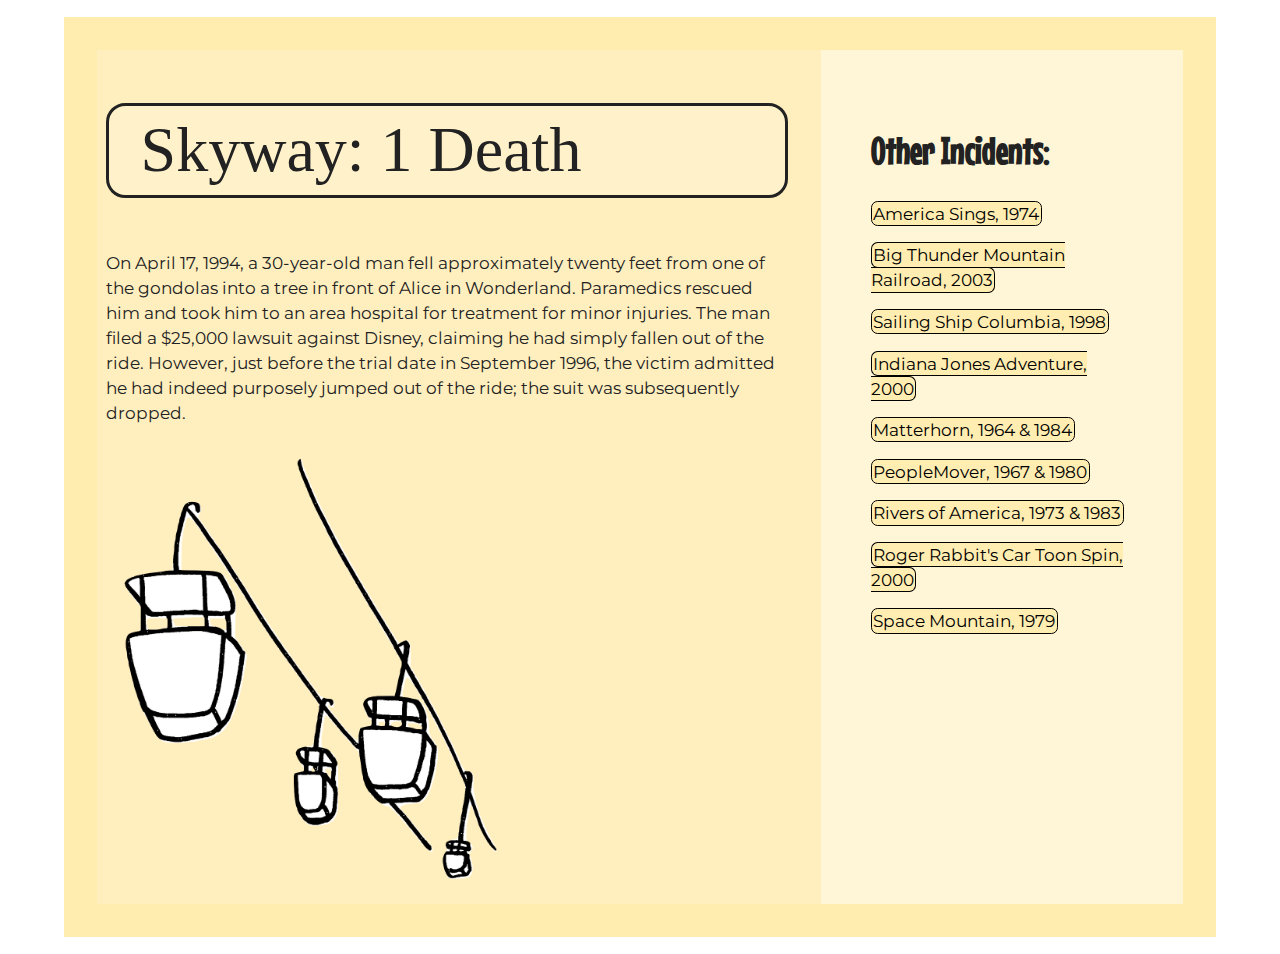
<file: skyway.html>
<!DOCTYPE html>
<html>
<head>

	<meta charset="utf-8">
	<meta http-equiv="X-UA-Compatible" content="IE=edge">
	<meta name="viewport" content="width=device-width, initial-scale=1">
	<title>Skyway Deaths</title>
	<meta name="description" content="">
	
	<!-- Enable responsive layouts; tell browsers not to shrink pages to fit small screens -->
	<meta name="viewport" content="width=device-width, initial-scale=1">

	<!-- Load styles -->
	<!-- For production, combine all of the stylesheets -->
	<link rel="stylesheet" href="css/sitewide.css">
	
	<!-- pull in webfonts -->
	<link href="https://fonts.googleapis.com/css?family=Source+Sans+Pro" rel="stylesheet">
	<link rel="stylesheet" media="screen" href="https://fontlibrary.org/face/waltograph" type="text/css"/>
	<link href="https://fonts.googleapis.com/css?family=Kavivanar" rel="stylesheet">
	<link href="https://fonts.googleapis.com/css?family=Montserrat" rel="stylesheet">
	<link href="https://fonts.googleapis.com/css?family=Mouse+Memoirs" rel="stylesheet">
</head>
<body>

	<!-- Page content goes inside the container -->
	<!-- In general, you should have only one container per page. -->
	<div class="container">

		
		<div class="main">
		<h2>Skyway: 1 Death</h2>

			
			<p>On April 17, 1994, a 30-year-old man fell approximately twenty feet from one of the gondolas into a tree in front of Alice in Wonderland. Paramedics rescued him and took him to an area hospital for treatment for minor injuries. The man filed a $25,000 lawsuit against Disney, claiming he had simply fallen out of the ride. However, just before the trial date in September 1996, the victim admitted he had indeed purposely jumped out of the ride; the suit was subsequently dropped.</p>

			<img class="doodle" src="img/skybuckets.png" alt="Skyway Doodle" width=60%>

			</div>

		<aside class="sidebar">

			<h3>Other Incidents:</h3>

			<p><a href="america_sings.html">America Sings, 1974</a></p>
			
			<p><a href="big_thunder.html">Big Thunder Mountain Railroad, 2003</a></p>

			<p><a href="columbia.html">Sailing Ship Columbia, 1998</a></p>

			<p><a href="indiana_jones.html">Indiana Jones Adventure, 2000</a></p>

			<p><a href="matterhorn.html">Matterhorn, 1964 & 1984</a></p>

			<p><a href="peoplemover.html">PeopleMover, 1967 & 1980</a></p>

			<p><a href="rivers_of_america.html">Rivers of America, 1973 & 1983</a></p>

			<p><a href="roger_rabbit.html">Roger Rabbit's Car Toon Spin, 2000</a></p>

			<p><a href="space_mountain.html">Space Mountain, 1979</a></p>


	</div><!-- end container -->
	
</body>
</html>
</file>
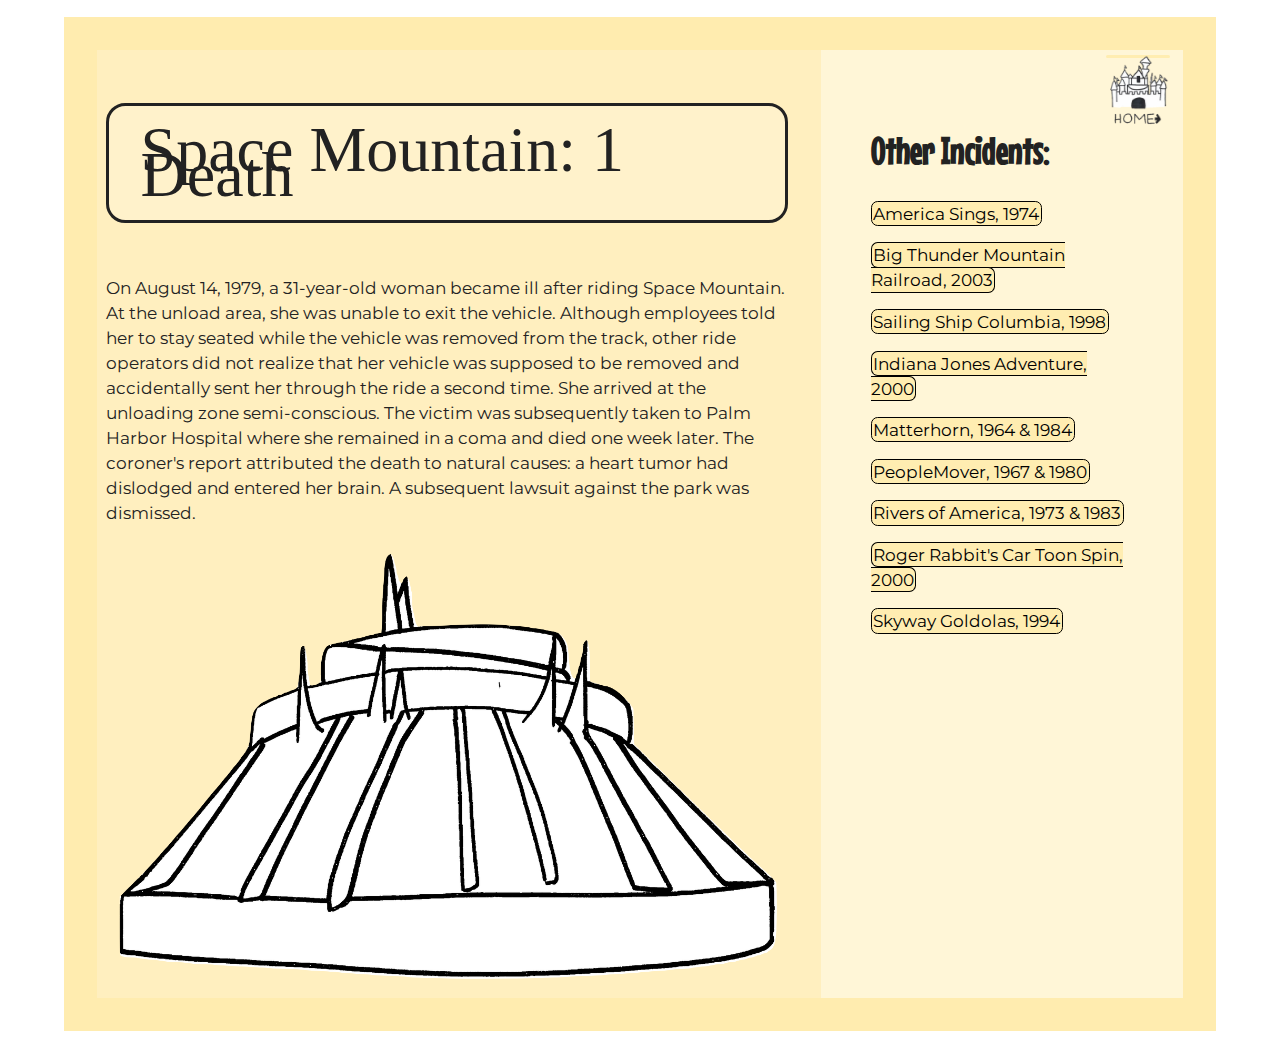
<file: space_mountain.html>
<!DOCTYPE html>
<html>
<head>

	<meta charset="utf-8">
	<meta http-equiv="X-UA-Compatible" content="IE=edge">
	<meta name="viewport" content="width=device-width, initial-scale=1">
	<title>Space Mountain Deaths</title>
	<meta name="description" content="">
	
	<!-- Enable responsive layouts; tell browsers not to shrink pages to fit small screens -->
	<meta name="viewport" content="width=device-width, initial-scale=1">

	<!-- Load styles -->
	<!-- For production, combine all of the stylesheets -->
	<link rel="stylesheet" href="css/sitewide.css">
	
	<!-- pull in webfonts -->
	<link href="https://fonts.googleapis.com/css?family=Source+Sans+Pro" rel="stylesheet">
	<link rel="stylesheet" media="screen" href="https://fontlibrary.org/face/waltograph" type="text/css"/>
	<link href="https://fonts.googleapis.com/css?family=Kavivanar" rel="stylesheet">
	<link href="https://fonts.googleapis.com/css?family=Montserrat" rel="stylesheet">
	<link href="https://fonts.googleapis.com/css?family=Mouse+Memoirs" rel="stylesheet">
</head>
<body>

	<!-- Page content goes inside the container -->
	<!-- In general, you should have only one container per page. -->
	<div class="container">

		<a class="home" href="index.html">
			<img class="home" src="img/home.png" alt="Go to Homepage" width=20%>
			</a>	

		<div class="main">
		<h2>Space Mountain: 1 Death</h2>

			
			<p>On August 14, 1979, a 31-year-old woman became ill after riding Space Mountain. At the unload area, she was unable to exit the vehicle. Although employees told her to stay seated while the vehicle was removed from the track, other ride operators did not realize that her vehicle was supposed to be removed and accidentally sent her through the ride a second time. She arrived at the unloading zone semi-conscious. The victim was subsequently taken to Palm Harbor Hospital where she remained in a coma and died one week later. The coroner's report attributed the death to natural causes: a heart tumor had dislodged and entered her brain. A subsequent lawsuit against the park was dismissed.</p>
			
			<img class="doodle" src="img/spacemountain.png" alt="Space Mountain Doodle">
			</div>

		<aside class="sidebar">

			<h3>Other Incidents:</h3>

			<p><a href="america_sings.html">America Sings, 1974</a></p>
			
			<p><a href="big_thunder.html">Big Thunder Mountain Railroad, 2003</a></p>

			<p><a href="columbia.html">Sailing Ship Columbia, 1998</a></p>

			<p><a href="indiana_jones.html">Indiana Jones Adventure, 2000</a></p>

			<p><a href="matterhorn.html">Matterhorn, 1964 & 1984</a></p>

			<p><a href="peoplemover.html">PeopleMover, 1967 & 1980</a></p>

			<p><a href="rivers_of_america.html">Rivers of America, 1973 & 1983</a></p>

			<p><a href="roger_rabbit.html">Roger Rabbit's Car Toon Spin, 2000</a></p>

			<p><a href="skyway.html">Skyway Goldolas, 1994</a></p>


	</div><!-- end container -->
	
</body>
</html>
</file>
<file: css/sitewide.css>
/* ------------------------------------------------------------ */
/* imports and utilities */

/* 3rd-party CSS files */
@import 'vendor/h5bp-head.css';
@import 'vendor/normalize.css';
@import 'vendor/h5bp-tail.css';

/* use a more intuitive box sizing model (http://is.gd/wNVjAo) */
* { -moz-box-sizing: border-box; -webkit-box-sizing: border-box; box-sizing: border-box; }

/* Scale down images and embedded videos so they don't overflow their parents */
img, object { max-width: 100%; }

/*	Development/layout aid. Remove the comments
	on this rule in order to draw boxes around DIVs
	and other elements used for layout. */
/* 
div, main, article, section, aside, hgroup, header, footer, address, nav {
	border: 1px solid rgba(255,0,0,0.15) !important;
	background: rgba(255,0,0,0.05) !important;		
}
*/


/* ------------------------------------------------------------ */
/* start project-specifc styles below this line */

body {
	font-family: "Source Sans Pro", "Helvetica Neue", Helvetica, Arial, sans-serif;
	font-size: 1.3vw;
	line-height: 1.5em;
	color: #222;
	text-decoration: none;
}

/*	Generally, you will only want one container element in
	the document, wrapping around the main content area. 
	If you have more than one container, you are probably doing
	something wrong. 	
*/

.container {
	margin-top: 1em;
	margin-right: auto;
	margin-bottom: 1em;
	margin-left: auto;
	width: 90%;
	max-width: 1200px;
	padding: 2em;
	border: none;
	display:grid;
	grid-template-columns: 1fr 1fr 1fr;
	text-decoration: none;
	background-color: rgba(255, 224, 121, .6);
	transform-style: scale(xy);
	

}

h1 {
   font-family: 'WaltographRegular'; 
   font-weight: normal; 
   font-style: normal; 
   font-size: 6vw;
   grid-column: 1 / 3;
   border: solid;
   border-radius: .3em;
   padding: .5em;
   background-color: rgba(255, 255, 255, .2);
   text-shadow: .5em;

   
}

h2 {
   font-family: 'WaltographRegular'; 
   font-weight: normal; 
   font-style: normal; 
   font-size: 5vw;
   grid-column: 1 / 3;
   border: solid;
   border-radius: .3em;
   padding: .5em;
   background-color: rgba(255, 255, 255, .2);
 
}

h2:hover {

}


.main {
	grid-column: 1 / 3;
	padding-right: 2em;
	padding-left: .5em;
	text-decoration: none;
	background-color: rgba(255, 255, 255, .2);
	
}

h3 {
	font-family: 'Mouse Memoirs', sans-serif;
	font-size: 3vw;
}

body {
	font-family:'Montserrat', sans-serif;
	text-decoration: none;
}

aside {
	grid-column: 3 / 4;
	padding: 3em;
	background: rgba(13, 170, 232, .2);
	background-color: rgba(255, 255, 255, .5);
	text-decoration: none;
}

a {
	text-decoration: none;
	color: #000000;
	background-color: rgba(255, 224, 121, .4);
	padding: .1em;
	padding-right: none;
	border-radius: .4em;
	border: solid;
	border-width: .09em;

}

a:hover {
	background-color: rgba(9, 154, 173, .5);
}


.doodle {
	align-items: : center;
}

.home {
	background-color: none;
	border: none;
	padding: none;
	position: fixed;
	right: 110px;
	top: 55px;
	width: 5%;
}
</file>
